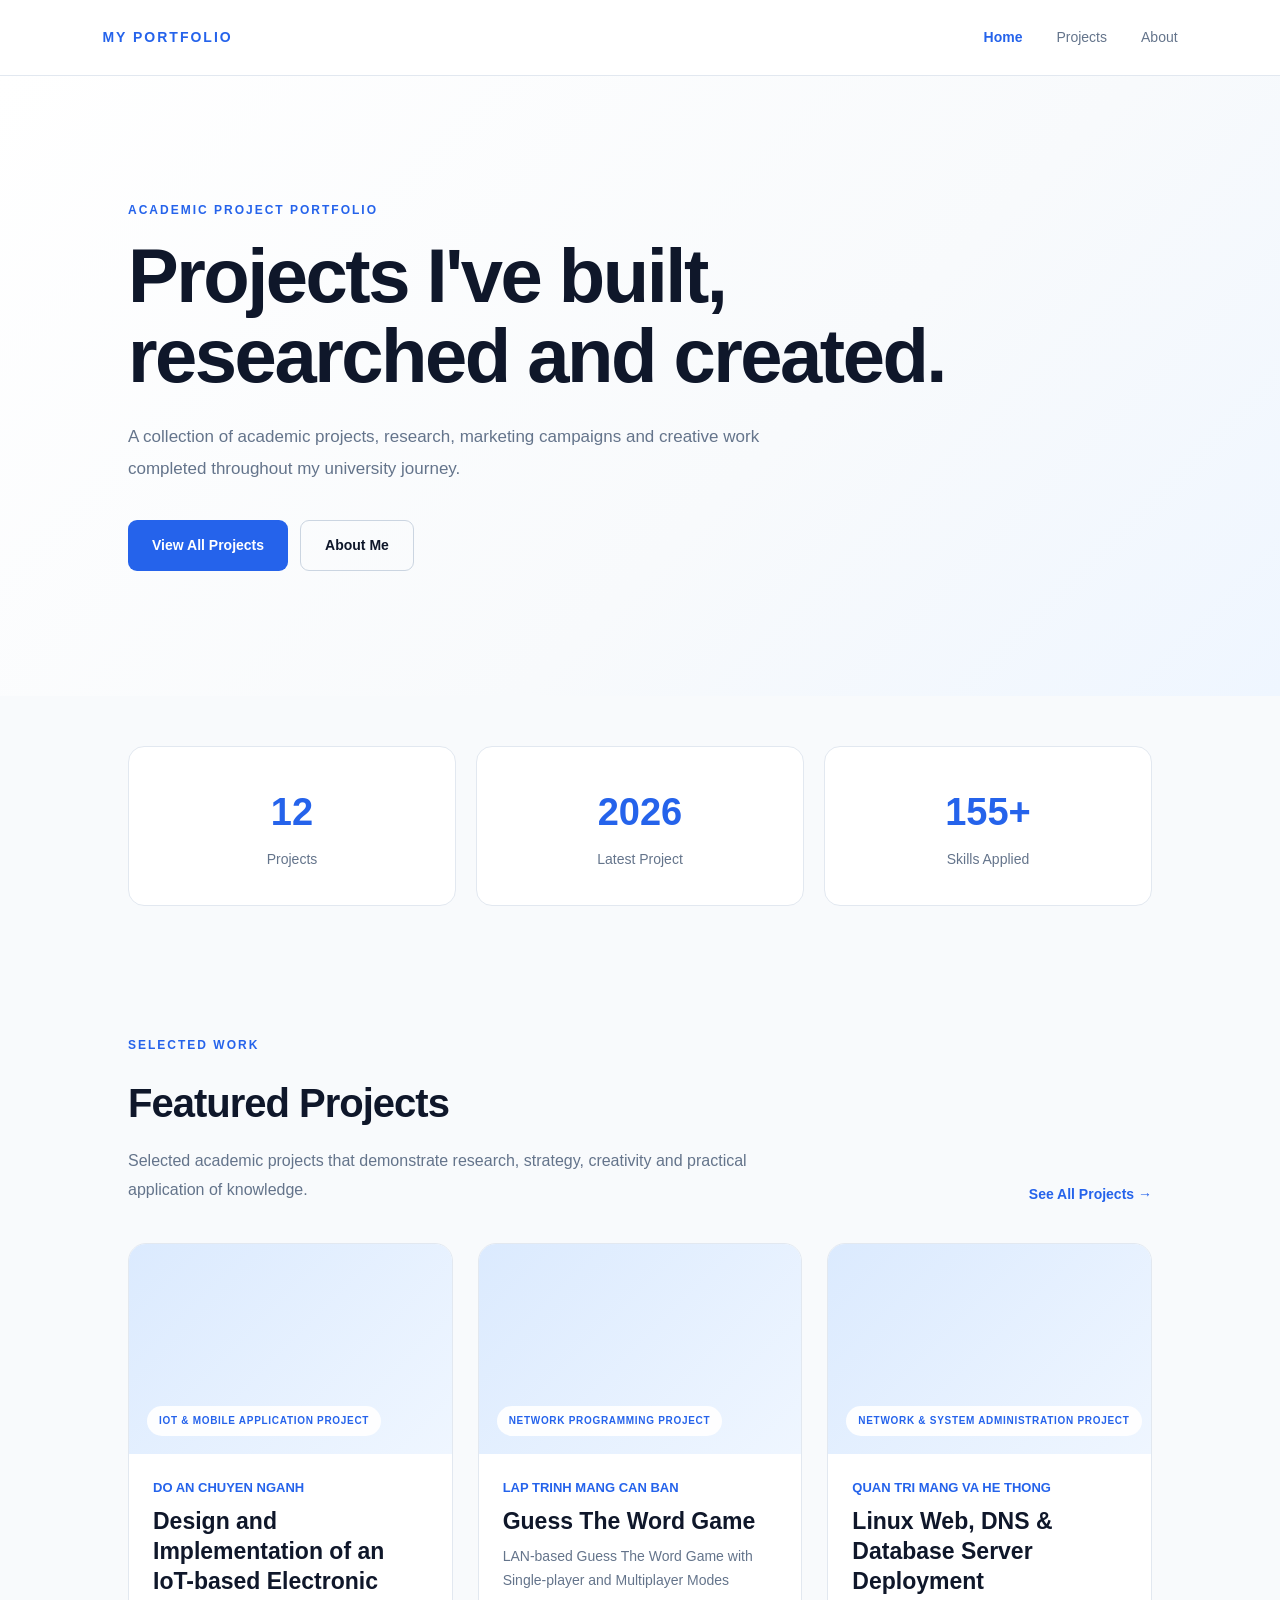
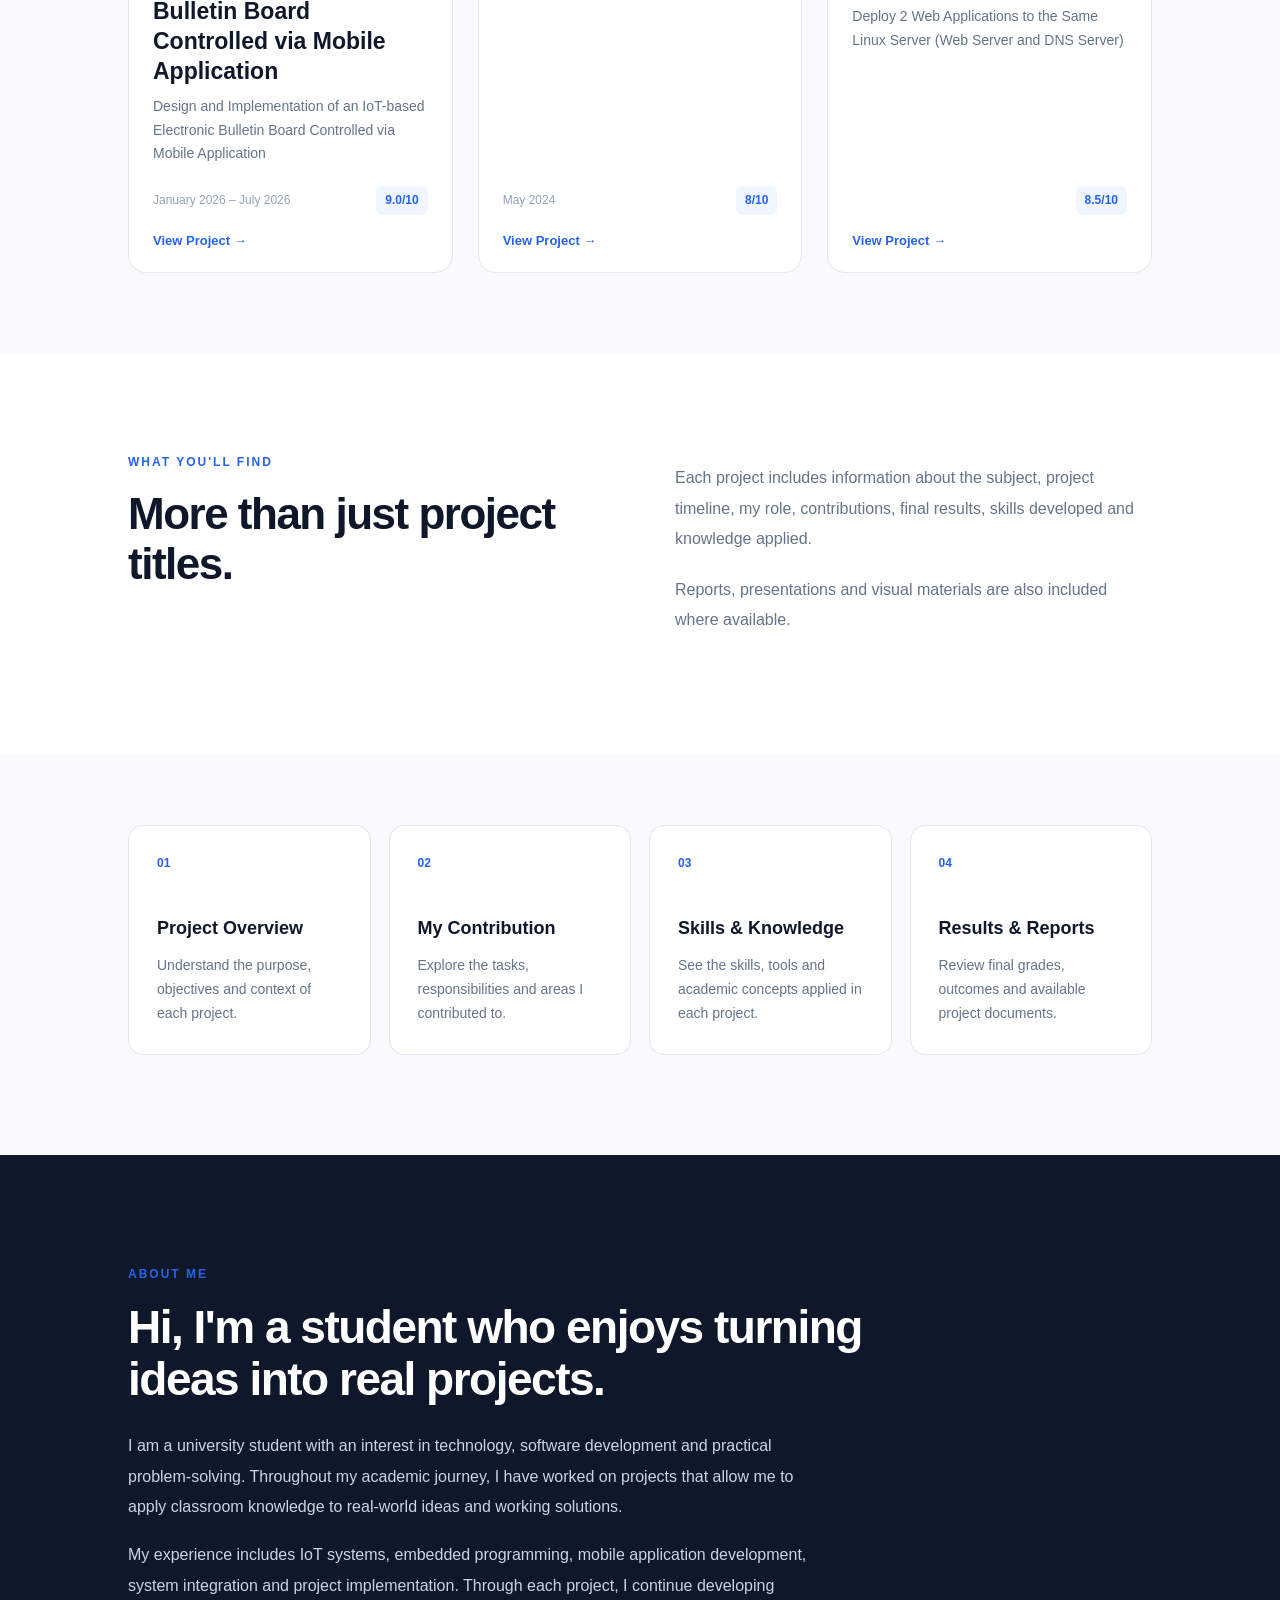
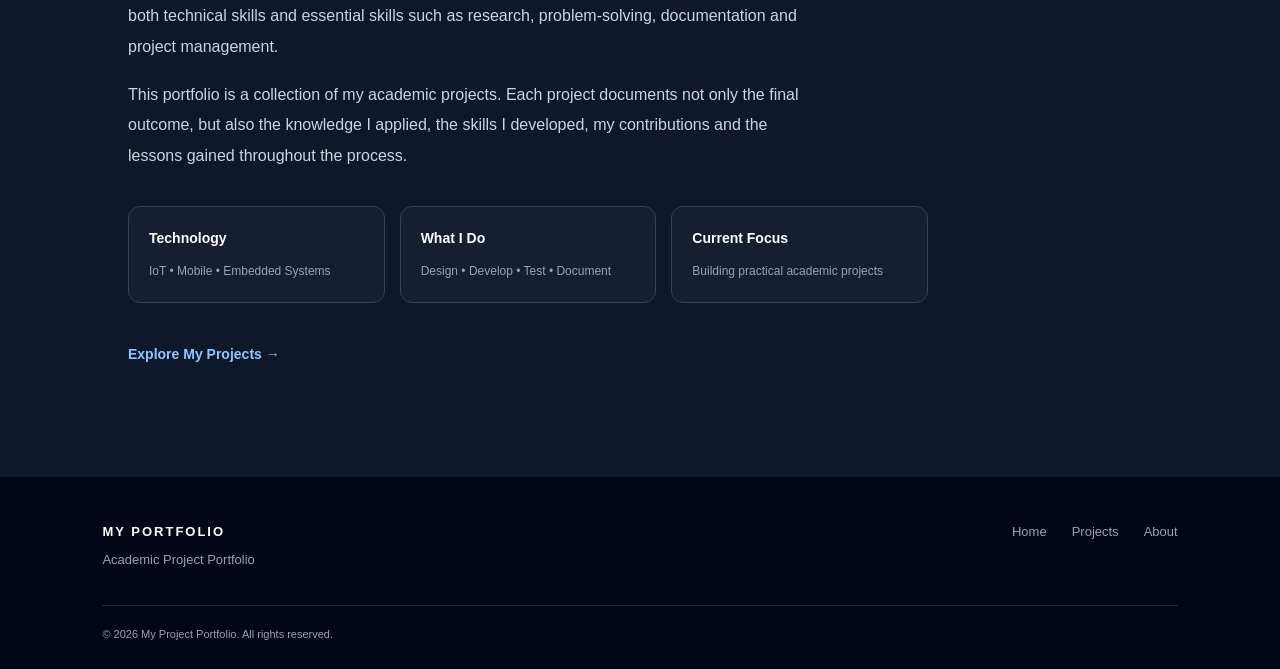
<file: index.html>
<!DOCTYPE html>
<html lang="en">
<head>
    <meta charset="UTF-8">

    <meta
        name="viewport"
        content="width=device-width, initial-scale=1.0"
    >

    <title>My Project Portfolio</title>

    <meta
        name="description"
        content="Academic project portfolio showcasing selected university projects, research, campaigns and creative work."
    >

    <link
        rel="stylesheet"
        href="style.css"
    >
</head>


<body>


    <!-- =========================
         NAVBAR
    ========================== -->

    <header class="navbar">

        <a
            href="index.html"
            class="logo"
        >
            MY PORTFOLIO
        </a>


        <nav>

            <a
                href="index.html"
                class="active"
            >
                Home
            </a>

            <a href="projects.html">
                Projects
            </a>

            <a href="#about">
                About
            </a>

        </nav>

    </header>



    <main>


        <!-- =========================
             HERO SECTION
        ========================== -->

        <section
            class="hero"
            id="home"
        >

            <div class="hero-text">

                <p class="small-title">
                    ACADEMIC PROJECT PORTFOLIO
                </p>


                <h1>
                    Projects I've built,
                    researched and created.
                </h1>


                <p class="description">

                    A collection of academic projects,
                    research, marketing campaigns and
                    creative work completed throughout
                    my university journey.

                </p>


                <div class="hero-buttons">

                    <a
                        href="projects.html"
                        class="btn-primary"
                    >
                        View All Projects
                    </a>

                    <a
                        href="#about"
                        class="btn-secondary"
                    >
                        About Me
                    </a>

                </div>

            </div>

        </section>



        <!-- =========================
             PORTFOLIO STATS
        ========================== -->

        <section class="stats">


            <div class="stat-card">

                <h2 id="homeProjectCount">
                    0
                </h2>

                <p>
                    Projects
                </p>

            </div>


            <div class="stat-card">

                <h2 id="latestProjectYear">
                    2026
                </h2>

                <p>
                    Latest Project
                </p>

            </div>


            <div class="stat-card">

                <h2 id="skillCount">
                    0+
                </h2>

                <p>
                    Skills Applied
                </p>

            </div>


        </section>



        <!-- =========================
             FEATURED PROJECTS
        ========================== -->

        <section
            class="projects-section"
            id="featuredProjects"
        >


            <div class="section-header">


                <div>

                    <p class="small-title">
                        SELECTED WORK
                    </p>


                    <h2>
                        Featured Projects
                    </h2>


                    <p class="section-description">

                        Selected academic projects that
                        demonstrate research, strategy,
                        creativity and practical application
                        of knowledge.

                    </p>

                </div>


                <a
                    href="projects.html"
                    class="see-all-link"
                >
                    See All Projects →
                </a>


            </div>



            <!--
                Featured projects will be
                automatically rendered here
                from projects.js
            -->

            <div
                class="project-grid"
                id="featuredProjectGrid"
            >
            </div>


        </section>



        <!-- =========================
             PORTFOLIO INTRO
        ========================== -->

        <section class="portfolio-intro">


            <div class="portfolio-intro-left">

                <p class="small-title">
                    WHAT YOU'LL FIND
                </p>


                <h2>
                    More than just project titles.
                </h2>

            </div>


            <div class="portfolio-intro-right">

                <p>

                    Each project includes information
                    about the subject, project timeline,
                    my role, contributions, final results,
                    skills developed and knowledge applied.

                </p>


                <p>

                    Reports, presentations and visual
                    materials are also included where
                    available.

                </p>

            </div>


        </section>



        <!-- =========================
             WHAT PROJECT DETAIL HAS
        ========================== -->

        <section class="portfolio-features">


            <div class="feature-card">

                <div class="feature-number">
                    01
                </div>

                <h3>
                    Project Overview
                </h3>

                <p>

                    Understand the purpose,
                    objectives and context
                    of each project.

                </p>

            </div>



            <div class="feature-card">

                <div class="feature-number">
                    02
                </div>

                <h3>
                    My Contribution
                </h3>

                <p>

                    Explore the tasks,
                    responsibilities and
                    areas I contributed to.

                </p>

            </div>



            <div class="feature-card">

                <div class="feature-number">
                    03
                </div>

                <h3>
                    Skills & Knowledge
                </h3>

                <p>

                    See the skills, tools
                    and academic concepts
                    applied in each project.

                </p>

            </div>



            <div class="feature-card">

                <div class="feature-number">
                    04
                </div>

                <h3>
                    Results & Reports
                </h3>

                <p>

                    Review final grades,
                    outcomes and available
                    project documents.

                </p>

            </div>


        </section>



        <!-- =========================
            ABOUT SECTION
        ========================== -->

        <section
            class="about-section"
            id="about"
        >

            <div class="about-content">

                <p class="small-title">
                    ABOUT ME
                </p>

                <h2>
                    Hi, I'm a student who enjoys turning ideas into real projects.
                </h2>

                <p>
                    I am a university student with an interest in technology,
                    software development and practical problem-solving.
                    Throughout my academic journey, I have worked on projects
                    that allow me to apply classroom knowledge to real-world
                    ideas and working solutions.
                </p>

                <p>
                    My experience includes IoT systems, embedded programming,
                    mobile application development, system integration and
                    project implementation. Through each project, I continue
                    developing both technical skills and essential skills such
                    as research, problem-solving, documentation and project
                    management.
                </p>

                <p>
                    This portfolio is a collection of my academic projects.
                    Each project documents not only the final outcome, but also
                    the knowledge I applied, the skills I developed, my
                    contributions and the lessons gained throughout the process.
                </p>

                <div class="about-highlights">

                    <div class="about-highlight">
                        <strong>Technology</strong>
                        <span>IoT • Mobile • Embedded Systems</span>
                    </div>

                    <div class="about-highlight">
                        <strong>What I Do</strong>
                        <span>Design • Develop • Test • Document</span>
                    </div>

                    <div class="about-highlight">
                        <strong>Current Focus</strong>
                        <span>Building practical academic projects</span>
                    </div>

                </div>

                <a
                    href="projects.html"
                    class="about-project-link"
                >
                    Explore My Projects →
                </a>

            </div>

        </section>



    </main>



    <!-- =========================
         FOOTER
    ========================== -->

    <footer>


        <div class="footer-content">


            <div>

                <div class="footer-logo">
                    MY PORTFOLIO
                </div>

                <p>
                    Academic Project Portfolio
                </p>

            </div>


            <div class="footer-links">

                <a href="index.html">
                    Home
                </a>

                <a href="projects.html">
                    Projects
                </a>

                <a href="#about">
                    About
                </a>

            </div>


        </div>


        <div class="footer-bottom">

            <p>
                © 2026 My Project Portfolio.
                All rights reserved.
            </p>

        </div>


    </footer>



    <!-- =========================
         JAVASCRIPT
    ========================== -->

    <!--
        projects.js must load BEFORE script.js
        because script.js uses the "projects" array
    -->

    <script src="./projects.js"></script>
    <script src="./script.js"></script>


</body>
</html>
</file>
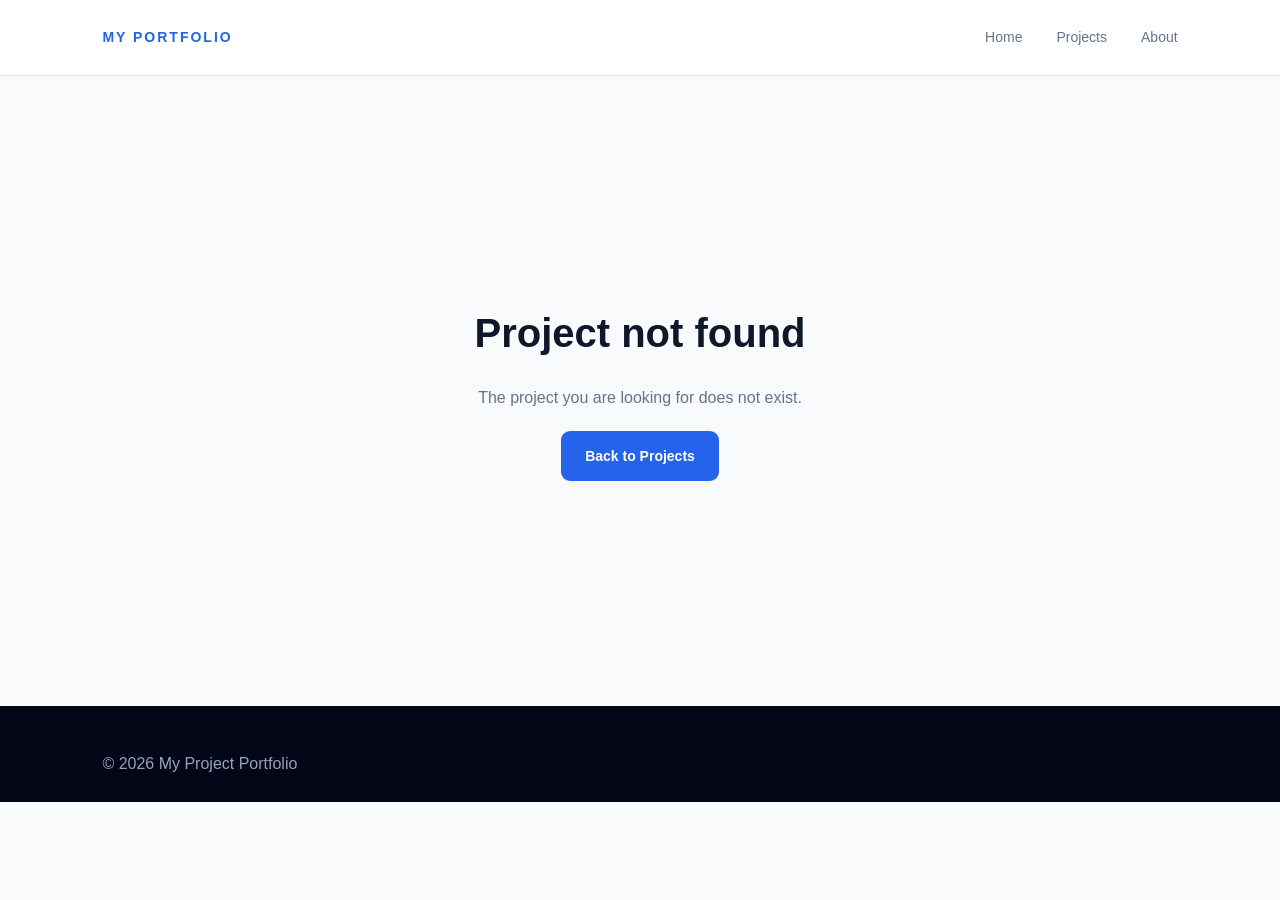
<file: project-detail.html>
<!DOCTYPE html>
<html lang="en">
<head>
    <meta charset="UTF-8">
    <meta name="viewport" content="width=device-width, initial-scale=1.0">

    <title>Project Detail | My Portfolio</title>

    <link rel="stylesheet" href="style.css">
</head>

<body>

    <header class="navbar">

        <div class="logo">
            MY PORTFOLIO
        </div>

        <nav>
            <a href="index.html">Home</a>
            <a href="projects.html">Projects</a>
            <a href="index.html#about">About</a>
        </nav>

    </header>


    <main id="projectDetail">

        <!-- JavaScript will render project here -->

    </main>


    <footer>
        <p>© 2026 My Project Portfolio</p>
    </footer>


    <script src="projects.js"></script>
    <script src="script.js"></script>

</body>
</html>
</file>
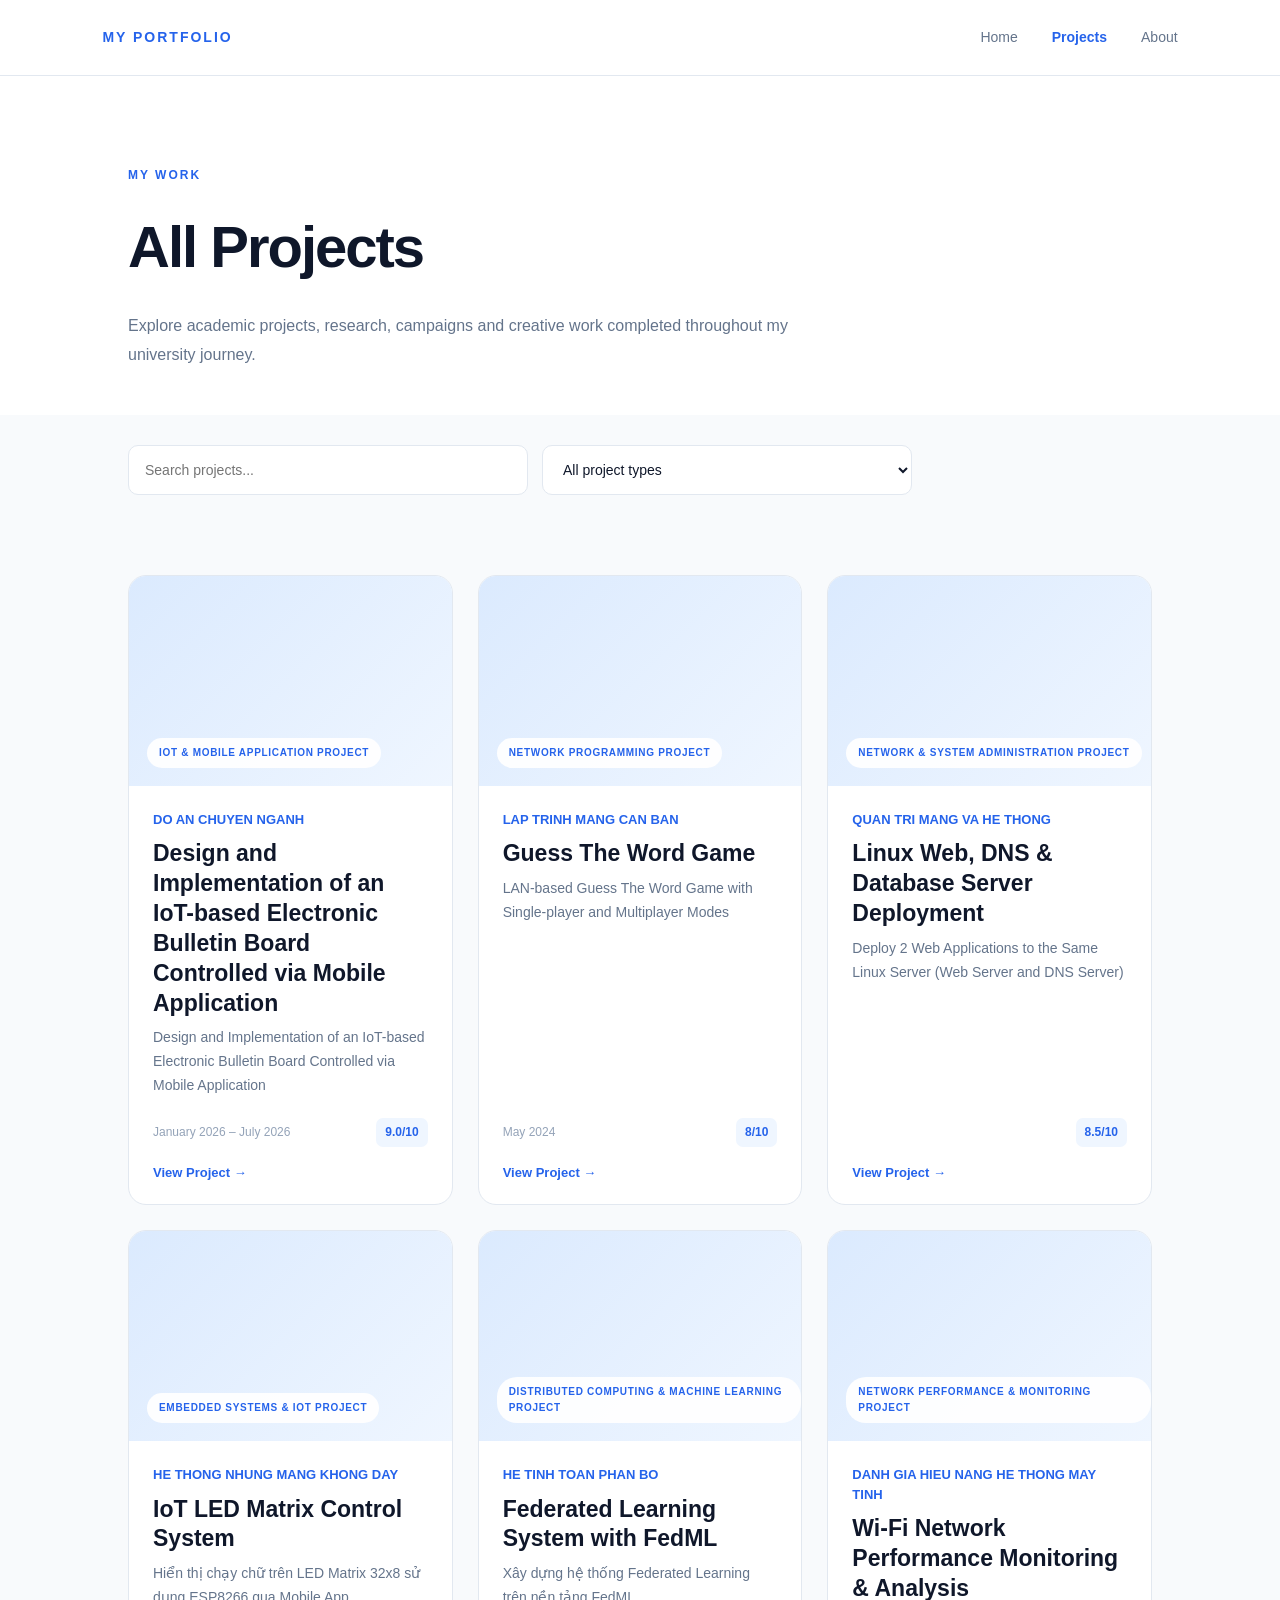
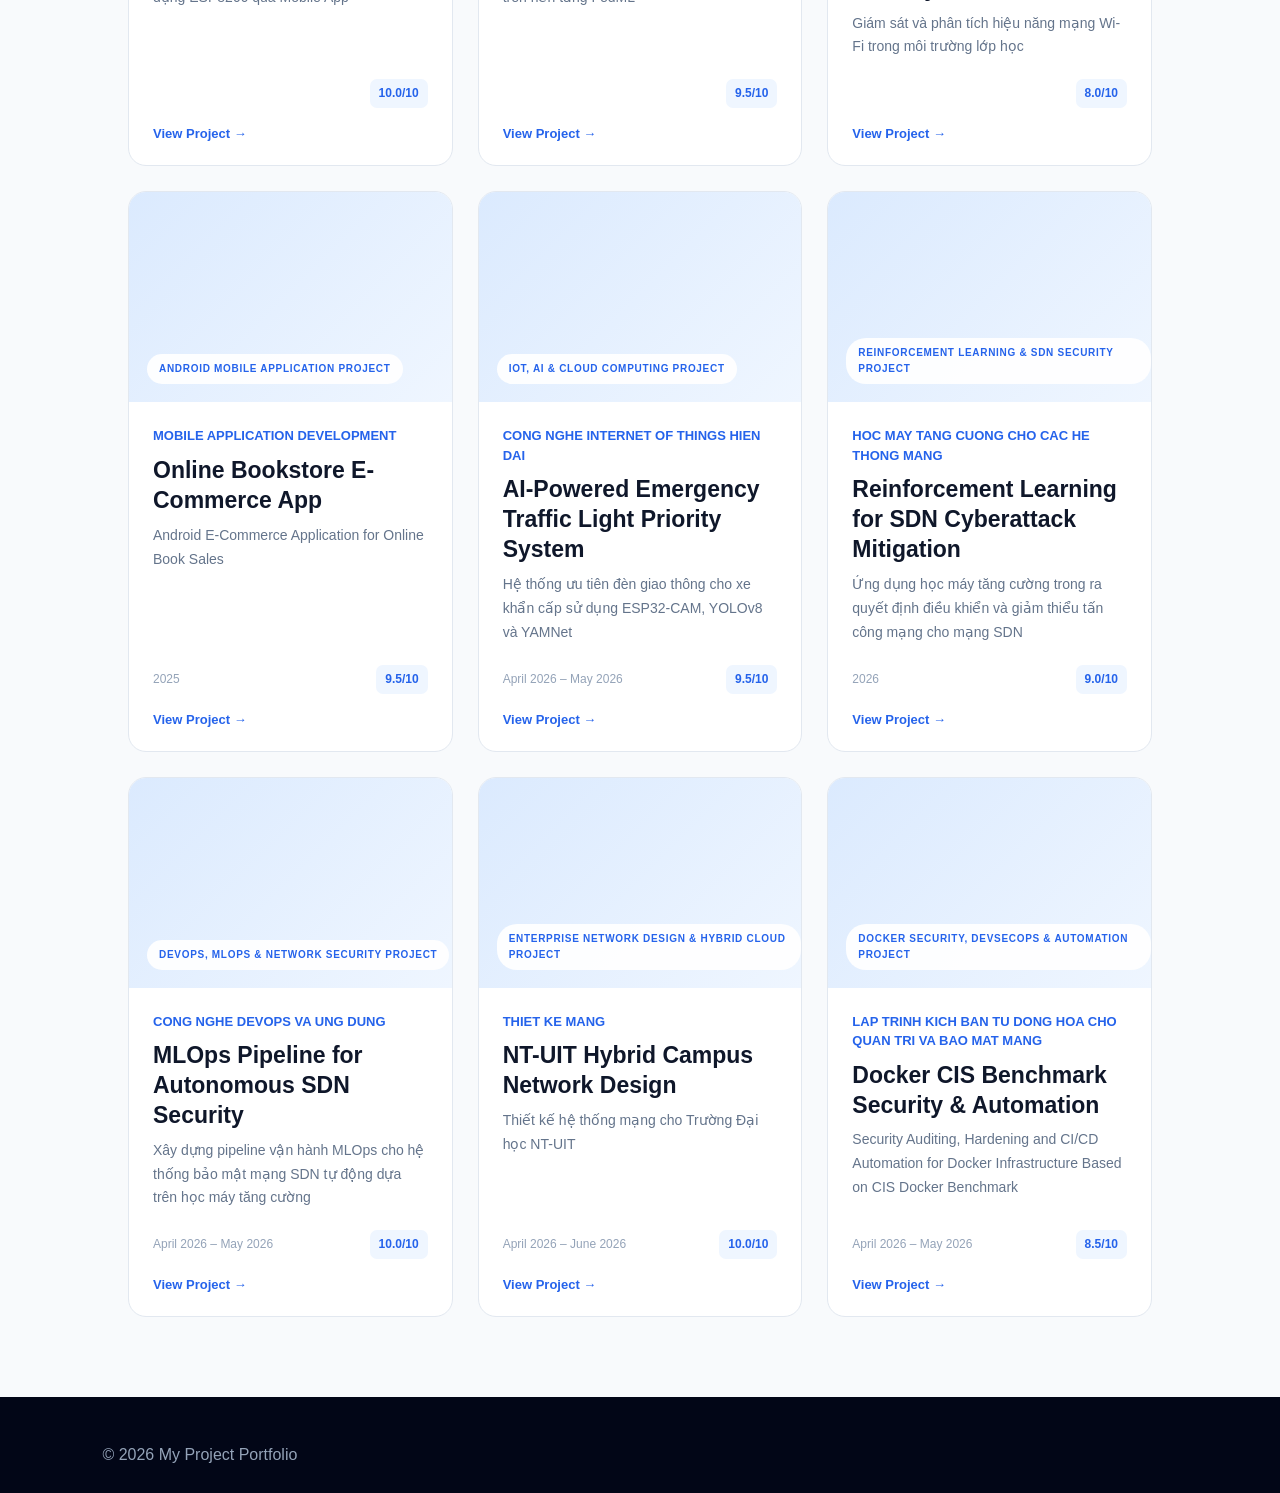
<file: projects.html>
<!DOCTYPE html>
<html lang="en">
<head>
    <meta charset="UTF-8">
    <meta name="viewport" content="width=device-width, initial-scale=1.0">
    <title>Projects | My Portfolio</title>

    <link rel="stylesheet" href="style.css">
</head>

<body>

    <header class="navbar">
        <div class="logo">MY PORTFOLIO</div>

        <nav>
            <a href="index.html">Home</a>
            <a href="projects.html" class="active">Projects</a>
            <a href="index.html#about">About</a>
        </nav>
    </header>

    <main>

        <section class="projects-page-header">

            <p class="small-title">MY WORK</p>

            <h1>All Projects</h1>

            <p>
                Explore academic projects, research, campaigns and
                creative work completed throughout my university journey.
            </p>

        </section>


        <section class="project-controls">

            <input
                type="text"
                id="searchInput"
                placeholder="Search projects..."
            >

            <select id="typeFilter">
                <option value="all">All project types</option>
            </select>

        </section>


        <section class="projects-section">

            <div
                class="project-grid"
                id="projectGrid">
            </div>

        </section>

    </main>


    <footer>
        <p>© 2026 My Project Portfolio</p>
    </footer>


    <script src="projects.js"></script>
    <script src="script.js"></script>

</body>
</html>
</file>
<file: style.css>
/* =========================================================
   1. RESET + GLOBAL
========================================================= */

* {
    margin: 0;
    padding: 0;
    box-sizing: border-box;
}

html {
    scroll-behavior: smooth;
}

body {
    font-family: "Segoe UI", Arial, Helvetica, sans-serif;
    background: #f8fafc;
    color: #0f172a;
    line-height: 1.6;
}

a {
    color: inherit;
}

button,
input,
select {
    font-family: inherit;
}

img {
    max-width: 100%;
}


/* =========================================================
   2. COLORS / COMMON ELEMENTS
========================================================= */

.small-title {
    color: #2563eb;
    font-size: 12px;
    font-weight: 700;
    letter-spacing: 2px;
    text-transform: uppercase;
    margin-bottom: 16px;
}

.section-description {
    color: #64748b;
    max-width: 650px;
    margin-top: 12px;
    line-height: 1.8;
}


/* =========================================================
   3. NAVBAR
========================================================= */

.navbar {
    width: 100%;
    height: 76px;

    display: flex;
    align-items: center;
    justify-content: space-between;

    padding: 0 8%;

    background: rgba(255, 255, 255, 0.96);
    border-bottom: 1px solid #e2e8f0;

    position: sticky;
    top: 0;

    z-index: 1000;
}

.logo {
    color: #2563eb;
    font-size: 14px;
    font-weight: 800;
    letter-spacing: 2px;
    text-decoration: none;
}

.navbar nav {
    display: flex;
    align-items: center;
    gap: 34px;
}

.navbar nav a {
    color: #64748b;
    font-size: 14px;
    text-decoration: none;
    transition: 0.2s ease;
}

.navbar nav a:hover,
.navbar nav a.active {
    color: #2563eb;
}

.navbar nav a.active {
    font-weight: 700;
}


/* =========================================================
   4. BUTTONS
========================================================= */

.btn-primary {
    display: inline-block;

    padding: 14px 24px;

    background: #2563eb;
    color: #ffffff;

    border-radius: 9px;

    font-size: 14px;
    font-weight: 700;

    text-decoration: none;

    transition: 0.25s ease;
}

.btn-primary:hover {
    background: #1d4ed8;
    transform: translateY(-2px);
}

.btn-secondary {
    display: inline-block;

    padding: 13px 24px;

    background: transparent;
    color: #0f172a;

    border: 1px solid #cbd5e1;
    border-radius: 9px;

    font-size: 14px;
    font-weight: 700;

    text-decoration: none;

    transition: 0.25s ease;
}

.btn-secondary:hover {
    border-color: #2563eb;
    color: #2563eb;
}


/* =========================================================
   5. HOME - HERO
========================================================= */

.hero {
    min-height: 620px;

    display: flex;
    align-items: center;

    padding: 90px 10%;

    background:
        linear-gradient(
            135deg,
            #ffffff 0%,
            #f8fafc 60%,
            #eff6ff 100%
        );
}

.hero-text {
    max-width: 850px;
}

.hero h1 {
    max-width: 850px;

    margin-bottom: 25px;

    color: #0f172a;

    font-size: clamp(46px, 6vw, 76px);
    line-height: 1.05;
    letter-spacing: -2.5px;
}

.hero .description {
    max-width: 650px;

    margin-bottom: 35px;

    color: #64748b;

    font-size: 17px;
    line-height: 1.9;
}

.hero-buttons {
    display: flex;
    flex-wrap: wrap;
    gap: 12px;
}


/* =========================================================
   6. HOME - STATISTICS
========================================================= */

.stats {
    display: grid;
    grid-template-columns: repeat(3, 1fr);

    gap: 20px;

    padding: 50px 10%;
}

.stat-card {
    padding: 35px 25px;

    background: #ffffff;

    border: 1px solid #e2e8f0;
    border-radius: 16px;

    text-align: center;
}

.stat-card h2 {
    margin-bottom: 5px;

    color: #2563eb;

    font-size: 38px;
}

.stat-card p {
    color: #64748b;
    font-size: 14px;
}


/* =========================================================
   7. PROJECT SECTIONS
========================================================= */

.projects-section {
    padding: 80px 10%;
}

.section-header {
    display: flex;
    align-items: flex-end;
    justify-content: space-between;

    gap: 30px;

    margin-bottom: 38px;
}

.section-header h2 {
    color: #0f172a;
    font-size: 40px;
    letter-spacing: -1px;
}

.see-all-link {
    flex-shrink: 0;

    color: #2563eb;

    font-size: 14px;
    font-weight: 700;

    text-decoration: none;
}

.see-all-link:hover {
    text-decoration: underline;
}


/* =========================================================
   8. PROJECT GRID + CARD
========================================================= */

.project-grid {
    display: grid;
    grid-template-columns: repeat(3, minmax(0, 1fr));

    gap: 25px;
}

.project-card {
    overflow: hidden;

    display: flex;
    flex-direction: column;

    background: #ffffff;

    border: 1px solid #e2e8f0;
    border-radius: 18px;

    transition: 0.3s ease;
}

.project-card:hover {
    transform: translateY(-7px);

    border-color: #cbd5e1;

    box-shadow:
        0 20px 45px rgba(15, 23, 42, 0.08);
}

.project-image {
    height: 210px;

    position: relative;

    display: flex;
    align-items: center;
    justify-content: center;

    overflow: hidden;

    background:
        linear-gradient(
            135deg,
            #dbeafe,
            #eff6ff
        );
}

.project-image img {
    width: 100%;
    height: 100%;

    object-fit: cover;
}

.project-image-label {
    position: absolute;
    left: 18px;
    bottom: 18px;

    padding: 7px 12px;

    background: rgba(255, 255, 255, 0.94);

    border-radius: 20px;

    color: #2563eb;

    font-size: 10px;
    font-weight: 800;
    letter-spacing: 0.7px;

    text-transform: uppercase;
}

.project-image.image-fallback .project-image-label {
    position: static;
}

.project-content {
    flex: 1;

    display: flex;
    flex-direction: column;

    padding: 24px;
}

.project-type {
    margin-bottom: 10px;
    color: #2563eb;
    font-size: 13px;
    font-weight: 700;
    letter-spacing: 0;
    line-height: 1.5;
    text-transform: uppercase;
}

.project-content h3 {
    margin-bottom: 8px;

    color: #0f172a;

    font-size: 23px;
    line-height: 1.3;
}

.project-content > p:not(.project-type) {
    color: #64748b;

    font-size: 14px;
    line-height: 1.7;
}

.project-meta {
    display: flex;
    align-items: center;
    justify-content: space-between;

    gap: 10px;

    margin-top: auto;
    padding-top: 20px;

    color: #94a3b8;

    font-size: 12px;
}

.grade-badge {
    flex-shrink: 0;

    padding: 5px 9px;

    background: #eff6ff;

    border-radius: 7px;

    color: #2563eb;

    font-weight: 800;
}

.view-btn {
    align-self: flex-start;

    margin-top: 18px;
    padding: 0;

    background: none;

    border: none;

    color: #2563eb;

    font-size: 13px;
    font-weight: 800;

    cursor: pointer;

    transition: 0.2s ease;
}

.view-btn:hover {
    transform: translateX(4px);
}


/* =========================================================
   9. HOME - PORTFOLIO INTRO
========================================================= */

.portfolio-intro {
    display: grid;
    grid-template-columns: 1fr 1fr;

    gap: 70px;

    padding: 100px 10%;

    background: #ffffff;
}

.portfolio-intro h2 {
    max-width: 520px;

    color: #0f172a;

    font-size: 44px;
    line-height: 1.15;
    letter-spacing: -1.5px;
}

.portfolio-intro-right {
    padding-top: 10px;
}

.portfolio-intro-right p {
    margin-bottom: 20px;

    color: #64748b;

    font-size: 16px;
    line-height: 1.9;
}


/* =========================================================
   10. HOME - FEATURES
========================================================= */

.portfolio-features {
    display: grid;
    grid-template-columns: repeat(4, 1fr);

    gap: 18px;

    padding: 70px 10% 100px;
}

.feature-card {
    min-height: 230px;

    padding: 28px;

    background: #ffffff;

    border: 1px solid #e2e8f0;
    border-radius: 15px;
}

.feature-number {
    margin-bottom: 40px;

    color: #2563eb;

    font-size: 12px;
    font-weight: 800;
}

.feature-card h3 {
    margin-bottom: 12px;

    font-size: 18px;
}

.feature-card p {
    color: #64748b;

    font-size: 14px;
    line-height: 1.7;
}


/* =========================================================
   11. ABOUT
========================================================= */

.about-section {
    padding: 110px 10%;

    background: #0f172a;

    color: #ffffff;
}

.about-content {
    max-width: 800px;
}

.about-section h2 {
    max-width: 750px;

    margin-bottom: 25px;

    font-size: 46px;
    line-height: 1.15;
    letter-spacing: -1.5px;
}

.about-section .about-content > p:not(.small-title) {
    max-width: 680px;

    margin-bottom: 18px;

    color: #cbd5e1;

    line-height: 1.9;
}

.about-project-link {
    display: inline-block;

    margin-top: 15px;

    color: #93c5fd;

    font-size: 14px;
    font-weight: 700;

    text-decoration: none;
}

.about-project-link:hover {
    color: #ffffff;
}


/* =========================================================
   12. PROJECTS PAGE HEADER
========================================================= */

.projects-page-header {
    padding: 90px 10% 45px;

    background: #ffffff;
}

.projects-page-header h1 {
    margin-bottom: 18px;

    color: #0f172a;

    font-size: 58px;
    letter-spacing: -2px;
}

.projects-page-header > p:last-child {
    max-width: 680px;

    color: #64748b;

    font-size: 16px;
    line-height: 1.8;
}


/* =========================================================
   13. SEARCH + FILTER
========================================================= */

.project-controls {
    display: flex;
    gap: 14px;

    padding: 30px 10% 0;
}

.project-controls input,
.project-controls select {
    height: 50px;

    padding: 0 16px;

    background: #ffffff;

    border: 1px solid #e2e8f0;
    border-radius: 10px;

    color: #0f172a;

    font-size: 14px;

    outline: none;

    transition: 0.2s ease;
}

.project-controls input {
    width: min(400px, 100%);
}

.project-controls select {
    min-width: 200px;
}

.project-controls input:focus,
.project-controls select:focus {
    border-color: #2563eb;

    box-shadow:
        0 0 0 3px rgba(37, 99, 235, 0.08);
}

.no-projects {
    grid-column: 1 / -1;

    padding: 50px;

    color: #64748b;

    text-align: center;
}


/* =========================================================
   14. PROJECT DETAIL HERO
========================================================= */

.detail-hero {
    padding: 80px 10%;

    background:
        linear-gradient(
            135deg,
            #ffffff,
            #f8fafc
        );

    border-bottom: 1px solid #e2e8f0;
}

.detail-hero-content {
    max-width: 950px;
}

.back-link {
    display: inline-block;

    margin-bottom: 40px;

    color: #64748b;

    font-size: 14px;

    text-decoration: none;
}

.back-link:hover {
    color: #2563eb;
}

.detail-hero h1 {
    margin-bottom: 16px;

    color: #0f172a;

    font-size: clamp(46px, 6vw, 70px);
    line-height: 1.05;
    letter-spacing: -2px;
}

.detail-subtitle {
    max-width: 800px;

    color: #64748b;

    font-size: 20px;
    line-height: 1.7;
}

.detail-tags {
    display: flex;
    flex-wrap: wrap;

    gap: 9px;

    margin-top: 30px;
}

.detail-tags span {
    padding: 8px 14px;

    background: #eff6ff;

    border: 1px solid #dbeafe;
    border-radius: 30px;

    color: #2563eb;

    font-size: 11px;
    font-weight: 800;
}


/* =========================================================
   15. PROJECT DETAIL LAYOUT
========================================================= */

.project-overview-grid {
    display: grid;

    grid-template-columns:
        minmax(0, 2fr)
        minmax(280px, 0.8fr);

    align-items: start;

    gap: 60px;

    padding: 75px 10%;
}

.project-main-content {
    min-width: 0;
}

.detail-section {
    margin-bottom: 60px;
}

.detail-section h2 {
    margin-bottom: 20px;

    color: #0f172a;

    font-size: 26px;
    letter-spacing: -0.5px;
}

.detail-section > p {
    color: #475569;

    font-size: 16px;
    line-height: 1.9;
}


/* =========================================================
   16. CONTRIBUTIONS / RESULTS
========================================================= */

.detail-list {
    padding-left: 22px;
}

.detail-list li {
    margin-bottom: 12px;
    padding-left: 5px;

    color: #475569;

    line-height: 1.75;
}


/* =========================================================
   17. SKILLS / KNOWLEDGE / TOOLS
========================================================= */

.tag-container {
    display: flex;
    flex-wrap: wrap;

    gap: 9px;
}

.skill-tag {
    padding: 9px 13px;

    background: #ffffff;

    border: 1px solid #dbeafe;
    border-radius: 8px;

    color: #1e40af;

    font-size: 13px;
    font-weight: 600;
}


/* =========================================================
   18. PROJECT SIDEBAR
========================================================= */

.project-sidebar {
    position: sticky;
    top: 100px;
}

.info-card {
    margin-bottom: 18px;
    padding: 25px;

    background: #ffffff;

    border: 1px solid #e2e8f0;
    border-radius: 16px;
}

.grade-card {
    padding: 35px 25px;

    background:
        linear-gradient(
            135deg,
            #0f172a,
            #1e293b
        );

    color: #ffffff;

    text-align: center;
}

.grade-card p {
    color: #94a3b8;

    font-size: 10px;
    font-weight: 800;
    letter-spacing: 1.6px;
}

.grade-card h2 {
    margin: 8px 0 3px;

    color: #ffffff;

    font-size: 42px;
}

.grade-card span {
    color: #bfdbfe;
    font-size: 13px;
}

.info-row {
    padding: 15px 0;

    border-bottom: 1px solid #e2e8f0;
}

.info-row:first-child {
    padding-top: 0;
}

.info-row:last-child {
    padding-bottom: 0;
    border-bottom: none;
}

.info-row span {
    display: block;

    margin-bottom: 5px;

    color: #94a3b8;

    font-size: 10px;
    font-weight: 700;
    letter-spacing: 1px;

    text-transform: uppercase;
}

.info-row strong {
    display: block;

    color: #334155;

    font-size: 14px;
    line-height: 1.5;
}

.sidebar-label {
    margin-bottom: 12px;

    color: #2563eb;

    font-size: 10px;
    font-weight: 800;
    letter-spacing: 1.5px;
}

.achievement-text {
    color: #475569;

    font-size: 14px;
    line-height: 1.7;
}


/* =========================================================
   19. DOCUMENTS
========================================================= */

.document-container {
    display: grid;
    grid-template-columns: repeat(2, minmax(0, 1fr));

    gap: 14px;
}

.document-card {
    display: flex;
    align-items: center;

    gap: 15px;

    padding: 20px;

    background: #ffffff;

    border: 1px solid #e2e8f0;
    border-radius: 12px;

    text-decoration: none;

    transition: 0.25s ease;
}

.document-card:hover {
    transform: translateY(-3px);

    border-color: #2563eb;

    box-shadow:
        0 12px 30px rgba(15, 23, 42, 0.06);
}

.document-icon {
    width: 46px;
    height: 46px;

    flex-shrink: 0;

    display: flex;
    align-items: center;
    justify-content: center;

    background: #fee2e2;

    border-radius: 9px;

    color: #dc2626;

    font-size: 11px;
    font-weight: 800;
}

.document-card strong {
    display: block;

    color: #0f172a;

    font-size: 14px;
}

.document-card p {
    margin-top: 3px;

    color: #94a3b8;

    font-size: 12px;
}


/* =========================================================
   21. PROJECT NOT FOUND
========================================================= */

.project-not-found {
    min-height: 70vh;

    display: flex;
    flex-direction: column;

    align-items: center;
    justify-content: center;

    gap: 20px;

    padding: 40px;

    text-align: center;
}

.project-not-found h1 {
    font-size: 40px;
}

.project-not-found p {
    color: #64748b;
}


/* =========================================================
   22. FOOTER
========================================================= */

footer {
    padding: 45px 8% 25px;

    background: #020617;

    color: #94a3b8;
}

.footer-content {
    display: flex;
    align-items: flex-start;
    justify-content: space-between;

    gap: 30px;

    padding-bottom: 35px;
}

.footer-logo {
    margin-bottom: 7px;

    color: #ffffff;

    font-size: 13px;
    font-weight: 800;
    letter-spacing: 2px;
}

.footer-content p {
    font-size: 13px;
}

.footer-links {
    display: flex;
    gap: 25px;
}

.footer-links a {
    color: #94a3b8;

    font-size: 13px;

    text-decoration: none;
}

.footer-links a:hover {
    color: #ffffff;
}

.footer-bottom {
    padding-top: 20px;

    border-top: 1px solid #1e293b;
}

.footer-bottom p {
    font-size: 11px;
}


/* =========================================================
   23. TABLET
========================================================= */

@media (max-width: 1000px) {

    .project-grid {
        grid-template-columns:
            repeat(2, minmax(0, 1fr));
    }

    .portfolio-features {
        grid-template-columns:
            repeat(2, 1fr);
    }

    .project-overview-grid {
        grid-template-columns: 1fr;
    }

    .project-sidebar {
        position: static;

        display: grid;
        grid-template-columns:
            repeat(2, minmax(0, 1fr));

        gap: 18px;
    }

    .project-sidebar .info-card {
        margin-bottom: 0;
    }

}


/* =========================================================
   24. MOBILE
========================================================= */

@media (max-width: 700px) {

    .navbar {
        height: 68px;

        padding: 0 5%;
    }

    .logo {
        font-size: 11px;
    }

    .navbar nav {
        gap: 15px;
    }

    .navbar nav a {
        font-size: 12px;
    }


    /* HERO */

    .hero {
        min-height: auto;

        padding: 80px 7%;
    }

    .hero h1 {
        font-size: 44px;
        letter-spacing: -1.5px;
    }

    .hero .description {
        font-size: 15px;
    }


    /* STATS */

    .stats {
        grid-template-columns: 1fr;

        padding: 35px 7%;
    }


    /* PROJECTS */

    .projects-section {
        padding: 65px 7%;
    }

    .section-header {
        display: block;
    }

    .section-header h2 {
        font-size: 34px;
    }

    .see-all-link {
        display: inline-block;

        margin-top: 20px;
    }

    .project-grid {
        grid-template-columns: 1fr;
    }


    /* INTRO */

    .portfolio-intro {
        grid-template-columns: 1fr;

        gap: 35px;

        padding: 75px 7%;
    }

    .portfolio-intro h2 {
        font-size: 36px;
    }


    /* FEATURES */

    .portfolio-features {
        grid-template-columns: 1fr;

        padding: 50px 7% 75px;
    }


    /* ABOUT */

    .about-section {
        padding: 80px 7%;
    }

    .about-section h2 {
        font-size: 36px;
    }


    /* PROJECTS PAGE */

    .projects-page-header {
        padding: 70px 7% 35px;
    }

    .projects-page-header h1 {
        font-size: 43px;
    }

    .project-controls {
        flex-direction: column;

        padding: 25px 7% 0;
    }

    .project-controls input,
    .project-controls select {
        width: 100%;
    }


    /* DETAIL */

    .detail-hero {
        padding: 65px 7%;
    }

    .detail-hero h1 {
        font-size: 43px;
    }

    .detail-subtitle {
        font-size: 17px;
    }

    .project-overview-grid {
        padding: 55px 7%;
    }

    .detail-section {
        margin-bottom: 45px;
    }


    /* SIDEBAR */

    .project-sidebar {
        display: block;
    }

    .project-sidebar .info-card {
        margin-bottom: 16px;
    }


    /* DOCUMENT */

    .document-container {
        grid-template-columns: 1fr;
    }


    /* GALLERY */

    .gallery-grid {
        grid-template-columns: 1fr;
    }


    /* FOOTER */

    .footer-content {
        flex-direction: column;
    }

}


/* =========================================================
   25. SMALL MOBILE
========================================================= */

@media (max-width: 450px) {

    .navbar nav {
        gap: 10px;
    }

    .hero h1 {
        font-size: 38px;
    }

    .hero-buttons {
        flex-direction: column;
        align-items: stretch;
    }

    .btn-primary,
    .btn-secondary {
        text-align: center;
    }

    .project-image {
        height: 190px;
    }

    .detail-hero h1 {
        font-size: 37px;
    }

    .footer-links {
        flex-wrap: wrap;
    }

}

/* =========================================================
   ABOUT HIGHLIGHTS
========================================================= */

.about-highlights {
    display: grid;
    grid-template-columns: repeat(3, 1fr);
    gap: 15px;

    margin-top: 35px;
    margin-bottom: 25px;
}

.about-highlight {
    padding: 20px;

    border: 1px solid #334155;
    border-radius: 12px;

    background: rgba(255, 255, 255, 0.03);
}

.about-highlight strong {
    display: block;

    margin-bottom: 7px;

    color: #ffffff;

    font-size: 14px;
}

.about-highlight span {
    color: #94a3b8;

    font-size: 12px;
    line-height: 1.6;
}

@media (max-width: 700px) {

    .about-highlights {
        grid-template-columns: 1fr;
    }

}

/* =========================================================
   PROJECT DOCUMENTS
========================================================= */

.project-documents-section {
    margin-top: 50px;
}


/* =========================
   HEADER
========================= */

.documents-heading {
    margin-bottom: 24px;
}

.documents-label {
    margin-bottom: 8px;

    color: #ef4444;

    font-size: 12px;
    font-weight: 800;

    letter-spacing: 1.6px;
}

.documents-heading h2 {
    margin: 0 0 10px;

    font-size: 30px;
    font-weight: 800;

    color: #0f172a;
}

.documents-description {
    max-width: 600px;

    margin: 0;

    color: #64748b;

    font-size: 15px;
    line-height: 1.7;
}


/* =========================
   DOCUMENT CONTAINER
========================= */

.document-container {
    display: flex;
    flex-direction: column;

    gap: 18px;

    margin-top: 24px;
}


/* =========================
   DOCUMENT CARD
========================= */

.document-card {
    position: relative;

    display: grid;

    grid-template-columns: 95px 1fr auto;

    align-items: center;

    gap: 24px;

    width: 100%;

    padding: 25px;

    border: 1px solid #e2e8f0;
    border-radius: 20px;

    background: #ffffff;

    text-decoration: none;

    overflow: hidden;

    transition:
        transform 0.25s ease,
        box-shadow 0.25s ease,
        border-color 0.25s ease;
}


/* subtle background */

.document-card::before {
    content: "";

    position: absolute;

    top: -80px;
    right: -80px;

    width: 220px;
    height: 220px;

    border-radius: 50%;

    background:
        rgba(239, 68, 68, 0.05);

    pointer-events: none;
}


/* hover */

.document-card:hover {
    transform: translateY(-4px);

    border-color: #fecaca;

    box-shadow:
        0 18px 45px
        rgba(15, 23, 42, 0.10);
}


/* =========================
   PDF ICON AREA
========================= */

.document-icon-box {
    display: flex;

    align-items: center;
    justify-content: center;

    width: 95px;
    height: 95px;

    border-radius: 18px;

    background:
        linear-gradient(
            135deg,
            #fff1f2,
            #fee2e2
        );
}


/* PDF BOX */

.pdf-icon {
    display: flex;

    align-items: center;
    justify-content: center;

    width: 58px;
    height: 68px;

    border: 2px solid #ef4444;
    border-radius: 10px;

    background: #ffffff;

    color: #ef4444;

    font-size: 15px;
    font-weight: 900;

    letter-spacing: 1px;

    box-shadow:
        0 6px 15px
        rgba(239, 68, 68, 0.12);
}


/* =========================
   DOCUMENT INFORMATION
========================= */

.document-info {
    min-width: 0;
}

.document-type {
    display: inline-block;

    margin-bottom: 8px;

    padding: 5px 10px;

    border-radius: 6px;

    background: #fff1f2;

    color: #dc2626;

    font-size: 10px;
    font-weight: 800;

    letter-spacing: 1px;
}


.document-info h3 {
    margin: 0 0 7px;

    color: #0f172a;

    font-size: 20px;
    font-weight: 800;
}


.document-info p {
    max-width: 520px;

    margin: 0;

    color: #64748b;

    font-size: 13px;
    line-height: 1.6;
}


/* =========================
   DOCUMENT META
========================= */

.document-meta {
    display: flex;

    align-items: center;

    gap: 8px;

    margin-top: 13px;

    color: #94a3b8;

    font-size: 11px;
    font-weight: 600;
}

.document-dot {
    color: #cbd5e1;
}


/* =========================
   ACTION BUTTON
========================= */

.document-action {
    position: relative;
    z-index: 2;

    display: flex;

    align-items: center;

    gap: 8px;

    padding: 13px 18px;

    border-radius: 10px;

    background: #ef4444;

    color: #ffffff;

    font-size: 13px;
    font-weight: 700;

    white-space: nowrap;

    box-shadow:
        0 8px 20px
        rgba(239, 68, 68, 0.20);

    transition:
        background 0.2s ease,
        transform 0.2s ease;
}


.document-card:hover .document-action {
    background: #dc2626;

    transform: translateX(3px);
}


.document-arrow {
    font-size: 17px;
}


/* =========================================================
   RESPONSIVE
========================================================= */

@media (max-width: 850px) {

    .document-card {
        grid-template-columns: 75px 1fr;

        gap: 18px;

        padding: 20px;
    }


    .document-icon-box {
        width: 75px;
        height: 75px;

        border-radius: 15px;
    }


    .pdf-icon {
        width: 48px;
        height: 57px;

        font-size: 12px;
    }


    .document-action {
        grid-column: 1 / -1;

        justify-content: center;

        width: 100%;

        margin-top: 3px;
    }

}


@media (max-width: 520px) {

    .documents-heading h2 {
        font-size: 25px;
    }


    .document-card {
        grid-template-columns: 1fr;

        text-align: center;
    }


    .document-icon-box {
        margin: 0 auto;
    }


    .document-meta {
        justify-content: center;
        flex-wrap: wrap;
    }


    .document-info p {
        margin-left: auto;
        margin-right: auto;
    }


    .document-action {
        grid-column: auto;
    }

}


/* =========================================================
   HERO FINAL REPORT BUTTON
========================================================= */

.hero-document-action {
    margin-top: 26px;
}


.hero-report-btn {
    display: inline-flex;

    align-items: center;

    gap: 14px;

    padding: 12px 16px;

    border: 1px solid #fecaca;
    border-radius: 14px;

    background: #ffffff;

    text-decoration: none;

    box-shadow:
        0 8px 25px
        rgba(15, 23, 42, 0.08);

    transition:
        transform 0.2s ease,
        box-shadow 0.2s ease,
        border-color 0.2s ease;
}


.hero-report-btn:hover {
    transform: translateY(-3px);

    border-color: #ef4444;

    box-shadow:
        0 14px 35px
        rgba(239, 68, 68, 0.15);
}


/* PDF ICON */

.hero-report-icon {
    display: flex;

    align-items: center;
    justify-content: center;

    width: 45px;
    height: 45px;

    border-radius: 10px;

    background: #fee2e2;

    color: #dc2626;

    font-size: 12px;
    font-weight: 900;

    letter-spacing: 0.5px;
}


/* TEXT */

.hero-report-text {
    display: flex;

    flex-direction: column;

    gap: 2px;
}


.hero-report-text small {
    color: #94a3b8;

    font-size: 9px;
    font-weight: 700;

    letter-spacing: 1px;
}


.hero-report-text strong {
    color: #0f172a;

    font-size: 14px;
    font-weight: 800;
}


/* ARROW */

.hero-report-arrow {
    margin-left: 4px;

    color: #ef4444;

    font-size: 18px;

    transition: transform 0.2s ease;
}


.hero-report-btn:hover .hero-report-arrow {
    transform: translate(2px, -2px);
}


/* MOBILE */

@media (max-width: 600px) {

    .hero-report-btn {
        width: 100%;

        justify-content: flex-start;
    }


    .hero-report-arrow {
        margin-left: auto;
    }

}
/* =========================================================
   PROJECT HERO ACTIONS
========================================================= */

.hero-project-actions {
    display: flex;
    align-items: center;
    flex-wrap: wrap;

    gap: 12px;

    margin-top: 28px;
}


/* =========================================================
   MAIN REPORT BUTTON
========================================================= */

.hero-report-btn {
    display: inline-flex;

    align-items: center;

    gap: 14px;

    padding: 12px 16px;

    border: 1px solid #fecaca;
    border-radius: 14px;

    background: #ffffff;

    text-decoration: none;

    box-shadow:
        0 10px 30px
        rgba(15, 23, 42, 0.08);

    transition:
        transform 0.2s ease,
        border-color 0.2s ease,
        box-shadow 0.2s ease;
}


.hero-report-btn:hover {
    transform: translateY(-3px);

    border-color: #ef4444;

    box-shadow:
        0 16px 35px
        rgba(239, 68, 68, 0.16);
}


/* PDF ICON */

.hero-report-icon {
    display: flex;

    align-items: center;
    justify-content: center;

    width: 48px;
    height: 48px;

    flex-shrink: 0;

    border-radius: 11px;

    background: #fee2e2;

    color: #dc2626;

    font-size: 12px;
    font-weight: 900;

    letter-spacing: 0.7px;
}


/* REPORT TEXT */

.hero-report-content {
    display: flex;
    flex-direction: column;

    gap: 2px;
}


.hero-report-content small {
    color: #94a3b8;

    font-size: 9px;
    font-weight: 800;

    letter-spacing: 1.2px;
}


.hero-report-content strong {
    color: #0f172a;

    font-size: 14px;
    font-weight: 800;
}


/* ARROW */

.hero-action-arrow {
    margin-left: 5px;

    color: #ef4444;

    font-size: 18px;

    transition: transform 0.2s ease;
}


.hero-report-btn:hover .hero-action-arrow {
    transform: translate(3px, -3px);
}


/* =========================================================
   SECONDARY HERO BUTTON
========================================================= */

.hero-secondary-btn {
    display: inline-flex;

    align-items: center;
    justify-content: center;

    min-height: 48px;

    padding: 0 18px;

    border: 1px solid #cbd5e1;
    border-radius: 12px;

    background: transparent;

    color: #334155;

    text-decoration: none;

    font-size: 13px;
    font-weight: 700;

    transition:
        background 0.2s ease,
        border-color 0.2s ease,
        transform 0.2s ease;
}


.hero-secondary-btn:hover {
    background: #ffffff;

    border-color: #94a3b8;

    transform: translateY(-2px);
}


/* =========================================================
   SIDEBAR QUICK REPORT CARD
========================================================= */

.quick-report-card {
    display: block;

    margin-bottom: 18px;

    padding: 20px;

    border: 1px solid #fecaca;
    border-radius: 16px;

    background:
        linear-gradient(
            135deg,
            #ffffff 0%,
            #fff7f7 100%
        );

    text-decoration: none;

    box-shadow:
        0 8px 24px
        rgba(15, 23, 42, 0.05);

    transition:
        transform 0.2s ease,
        box-shadow 0.2s ease,
        border-color 0.2s ease;
}


.quick-report-card:hover {
    transform: translateY(-3px);

    border-color: #ef4444;

    box-shadow:
        0 15px 32px
        rgba(239, 68, 68, 0.12);
}


.quick-report-top {
    display: flex;

    align-items: center;

    gap: 10px;

    margin-bottom: 14px;
}


.quick-report-pdf {
    display: flex;

    align-items: center;
    justify-content: center;

    width: 36px;
    height: 36px;

    border-radius: 9px;

    background: #fee2e2;

    color: #dc2626;

    font-size: 10px;
    font-weight: 900;
}


.quick-report-label {
    color: #ef4444;

    font-size: 10px;
    font-weight: 800;

    letter-spacing: 1px;
}


.quick-report-card > strong {
    display: block;

    margin-bottom: 5px;

    color: #0f172a;

    font-size: 18px;
}


.quick-report-card > p {
    margin: 0;

    color: #64748b;

    font-size: 12px;
    line-height: 1.6;
}


.quick-report-link {
    display: flex;

    align-items: center;
    justify-content: space-between;

    margin-top: 16px;

    padding-top: 13px;

    border-top: 1px solid #fee2e2;

    color: #dc2626;

    font-size: 12px;
    font-weight: 800;
}


/* =========================================================
   PROJECT DOCUMENTS
========================================================= */

.project-documents-section {
    margin-top: 55px;
}


.documents-heading {
    margin-bottom: 24px;
}


.documents-label {
    margin: 0 0 7px;

    color: #ef4444;

    font-size: 11px;
    font-weight: 900;

    letter-spacing: 1.5px;
}


.documents-heading h2 {
    margin: 0 0 8px;

    color: #0f172a;

    font-size: 30px;
    font-weight: 800;
}


.documents-description {
    max-width: 600px;

    margin: 0;

    color: #64748b;

    font-size: 14px;
    line-height: 1.7;
}


/* DOCUMENT CONTAINER */

.document-container {
    display: flex;

    flex-direction: column;

    gap: 18px;

    margin-top: 24px;
}


/* DOCUMENT CARD */

.document-card {
    position: relative;

    display: grid;

    grid-template-columns: 90px 1fr auto;

    align-items: center;

    gap: 24px;

    width: 100%;

    padding: 24px;

    border: 1px solid #e2e8f0;
    border-radius: 18px;

    background: #ffffff;

    text-decoration: none;

    overflow: hidden;

    transition:
        transform 0.25s ease,
        box-shadow 0.25s ease,
        border-color 0.25s ease;
}


.document-card:hover {
    transform: translateY(-4px);

    border-color: #fecaca;

    box-shadow:
        0 18px 45px
        rgba(15, 23, 42, 0.10);
}


/* PDF ICON AREA */

.document-icon-box {
    display: flex;

    align-items: center;
    justify-content: center;

    width: 90px;
    height: 90px;

    border-radius: 17px;

    background: #fff1f2;
}


.pdf-icon {
    display: flex;

    align-items: center;
    justify-content: center;

    width: 55px;
    height: 65px;

    border: 2px solid #ef4444;
    border-radius: 9px;

    background: #ffffff;

    color: #ef4444;

    font-size: 14px;
    font-weight: 900;

    letter-spacing: 1px;
}


/* DOCUMENT INFO */

.document-type {
    display: inline-block;

    margin-bottom: 7px;

    padding: 5px 9px;

    border-radius: 6px;

    background: #fff1f2;

    color: #dc2626;

    font-size: 9px;
    font-weight: 900;

    letter-spacing: 1px;
}


.document-info h3 {
    margin: 0 0 6px;

    color: #0f172a;

    font-size: 19px;
    font-weight: 800;
}


.document-info p {
    max-width: 520px;

    margin: 0;

    color: #64748b;

    font-size: 13px;
    line-height: 1.6;
}


.document-meta {
    display: flex;

    align-items: center;

    gap: 8px;

    margin-top: 12px;

    color: #94a3b8;

    font-size: 11px;
    font-weight: 600;
}


.document-dot {
    color: #cbd5e1;
}


/* DOCUMENT BUTTON */

.document-action {
    display: flex;

    align-items: center;

    gap: 8px;

    padding: 12px 16px;

    border-radius: 10px;

    background: #ef4444;

    color: #ffffff;

    font-size: 12px;
    font-weight: 800;

    white-space: nowrap;

    box-shadow:
        0 8px 20px
        rgba(239, 68, 68, 0.20);
}


.document-arrow {
    font-size: 17px;
}


/* =========================================================
   MOBILE
========================================================= */

@media (max-width: 850px) {

    .document-card {
        grid-template-columns: 75px 1fr;

        gap: 18px;

        padding: 20px;
    }


    .document-icon-box {
        width: 75px;
        height: 75px;
    }


    .pdf-icon {
        width: 46px;
        height: 56px;

        font-size: 11px;
    }


    .document-action {
        grid-column: 1 / -1;

        justify-content: center;

        width: 100%;
    }

}


@media (max-width: 600px) {

    .hero-project-actions {
        flex-direction: column;

        align-items: stretch;
    }


    .hero-report-btn,
    .hero-secondary-btn {
        width: 100%;
    }


    .hero-action-arrow {
        margin-left: auto;
    }


    .document-card {
        grid-template-columns: 1fr;

        text-align: center;
    }


    .document-icon-box {
        margin: 0 auto;
    }


    .document-meta {
        justify-content: center;

        flex-wrap: wrap;
    }


    .document-action {
        grid-column: auto;
    }

}
</file>
